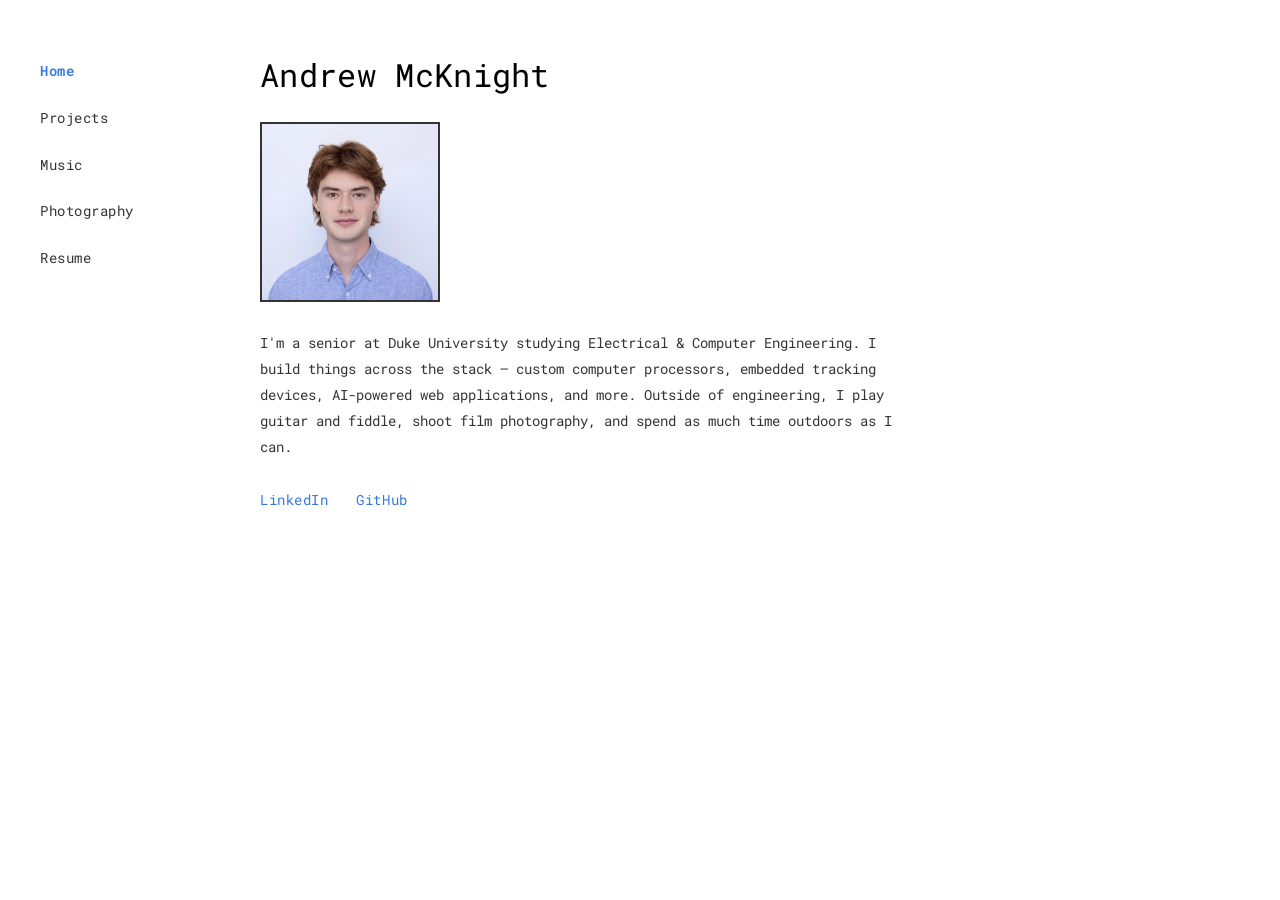
<file: index.html>
<!DOCTYPE html>
<html lang="en">
<head>
  <meta charset="UTF-8" />
  <meta name="viewport" content="width=device-width, initial-scale=1.0" />
  <title>Andrew McKnight</title>
  <link rel="stylesheet" href="style.css" />
</head>
<body>

  <!-- MOBILE TOP NAV (only for small screens) -->
  <nav id="topnav">
    <button class="nav-toggle" onclick="toggleNav()">☰ menu</button>
    <div class="nav-menu" id="mobile-menu">
      <a href="index.html">Home</a>
      <a href="projects.html">Projects</a>
      <a href="music.html">Music</a>
      <a href="photography.html">Photography</a>
      <a href="resume.html">Resume</a>
    </div>
  </nav>

  <!-- SIDE NAV (desktop) -->
  <nav id="sidenav">
    <ul>
      <li><a href="index.html" class="active">Home</a></li>
      <li><a href="projects.html">Projects</a></li>
      <li><a href="music.html">Music</a></li>
      <li><a href="photography.html">Photography</a></li>
      <li><a href="resume.html">Resume</a></li>
    </ul>
  </nav>

  <!-- MAIN CONTENT -->
  <main>

    <h1>Andrew McKnight</h1>

    <!-- PROFILE PHOTO -->
    <img
      src="headshot.png"
      alt="Andrew McKnight"
      class="profile-photo"
      onerror="this.style.display='none'"
    />

    <!-- Bio paragraph -->
    <p>
      I'm a senior at Duke University studying Electrical &amp; Computer
      Engineering. 
      
      I build things across the stack — custom computer processors, embedded tracking devices, AI-powered web applications, and more.
    
      Outside of engineering, I play guitar and fiddle, shoot film
      photography, and spend as much time outdoors as I can.
    </p>

    <div class="home-links">
      <a href="https://www.linkedin.com/in/andrewfmcknight/" target="_blank" rel="noopener noreferrer">LinkedIn</a>
      <a href="https://github.com/andrewmcknight" target="_blank" rel="noopener noreferrer">GitHub</a>
    </div>

  </main>

  <!-- MOBILE NAV TOGGLE SCRIPT -->
  <script>
    function toggleNav() {
      const menu = document.getElementById('mobile-menu');
      menu.classList.toggle('open');
    }
  </script>

</body>
</html>
</file>
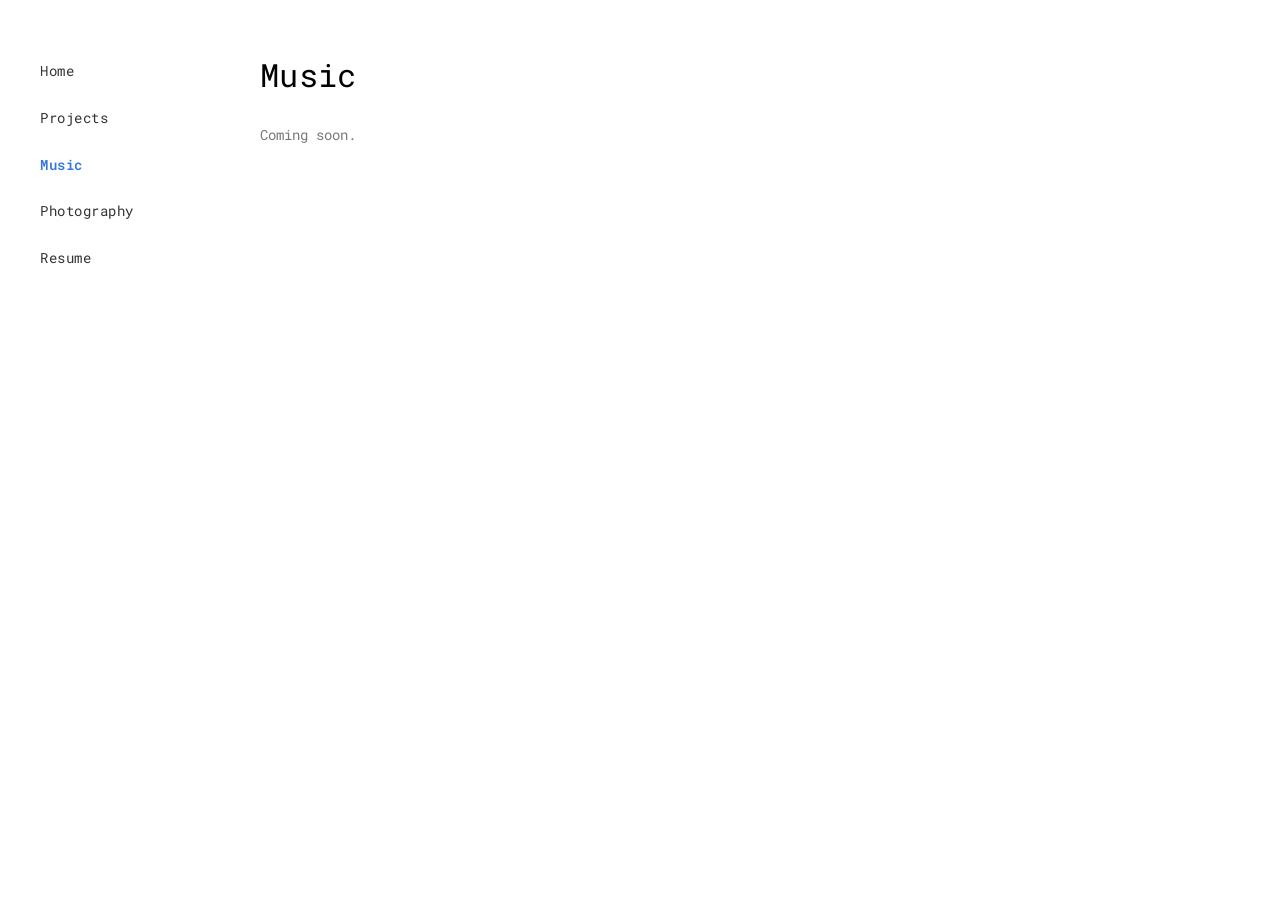
<file: music.html>
<!DOCTYPE html>
<html lang="en">
<head>
  <meta charset="UTF-8" />
  <meta name="viewport" content="width=device-width, initial-scale=1.0" />
  <title>Music — Andrew McKnight</title>
  <link rel="stylesheet" href="style.css" />
</head>
<body>

  <nav id="topnav">
    <button class="nav-toggle" onclick="toggleNav()">☰ menu</button>
    <div class="nav-menu" id="mobile-menu">
      <a href="index.html">Home</a>
      <a href="projects.html">Projects</a>
      <a href="music.html">Music</a>
      <a href="photography.html">Photography</a>
      <a href="resume.html">Resume</a>
    </div>
  </nav>

  <nav id="sidenav">
    <ul>
      <li><a href="index.html">Home</a></li>
      <li><a href="projects.html">Projects</a></li>
      <li><a href="music.html" class="active">Music</a></li>
      <li><a href="photography.html">Photography</a></li>
      <li><a href="resume.html">Resume</a></li>
    </ul>
  </nav>

  <main>
    <h1>Music</h1>
    <p class="coming-soon">Coming soon.</p>
  </main>

  <script>
    function toggleNav() {
      document.getElementById('mobile-menu').classList.toggle('open');
    }
  </script>

</body>
</html>
</file>
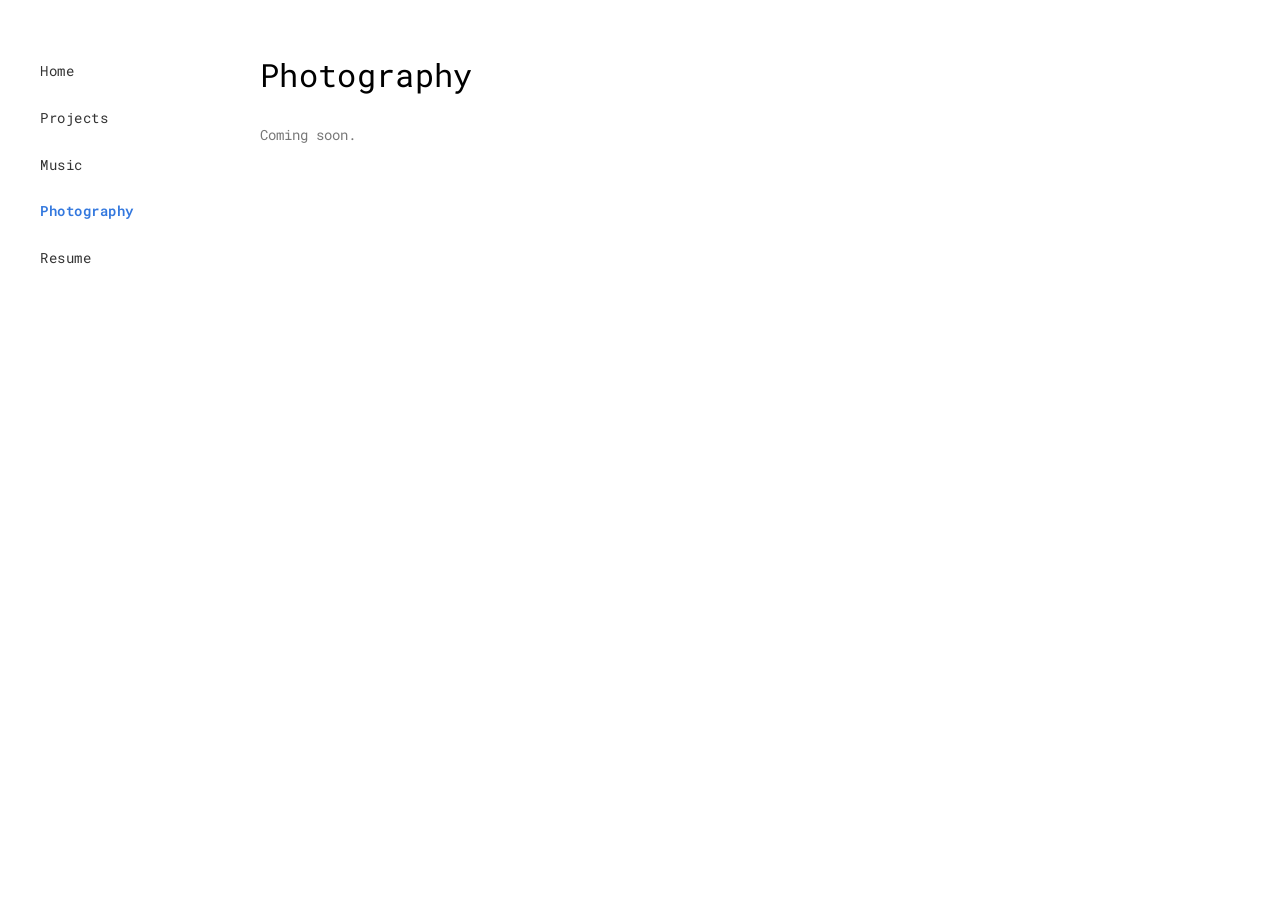
<file: photography.html>
<!DOCTYPE html>
<html lang="en">
<head>
  <meta charset="UTF-8" />
  <meta name="viewport" content="width=device-width, initial-scale=1.0" />
  <title>Photography — Andrew McKnight</title>
  <link rel="stylesheet" href="style.css" />
</head>
<body>

  <nav id="topnav">
    <button class="nav-toggle" onclick="toggleNav()">☰ menu</button>
    <div class="nav-menu" id="mobile-menu">
      <a href="index.html">Home</a>
      <a href="projects.html">Projects</a>
      <a href="music.html">Music</a>
      <a href="photography.html">Photography</a>
      <a href="resume.html">Resume</a>
    </div>
  </nav>

  <nav id="sidenav">
    <ul>
      <li><a href="index.html">Home</a></li>
      <li><a href="projects.html">Projects</a></li>
      <li><a href="music.html">Music</a></li>
      <li><a href="photography.html" class="active">Photography</a></li>
      <li><a href="resume.html">Resume</a></li>
    </ul>
  </nav>

  <main>
    <h1>Photography</h1>
    <p class="coming-soon">Coming soon.</p>
  </main>

  <script>
    function toggleNav() {
      document.getElementById('mobile-menu').classList.toggle('open');
    }
  </script>

</body>
</html>
</file>
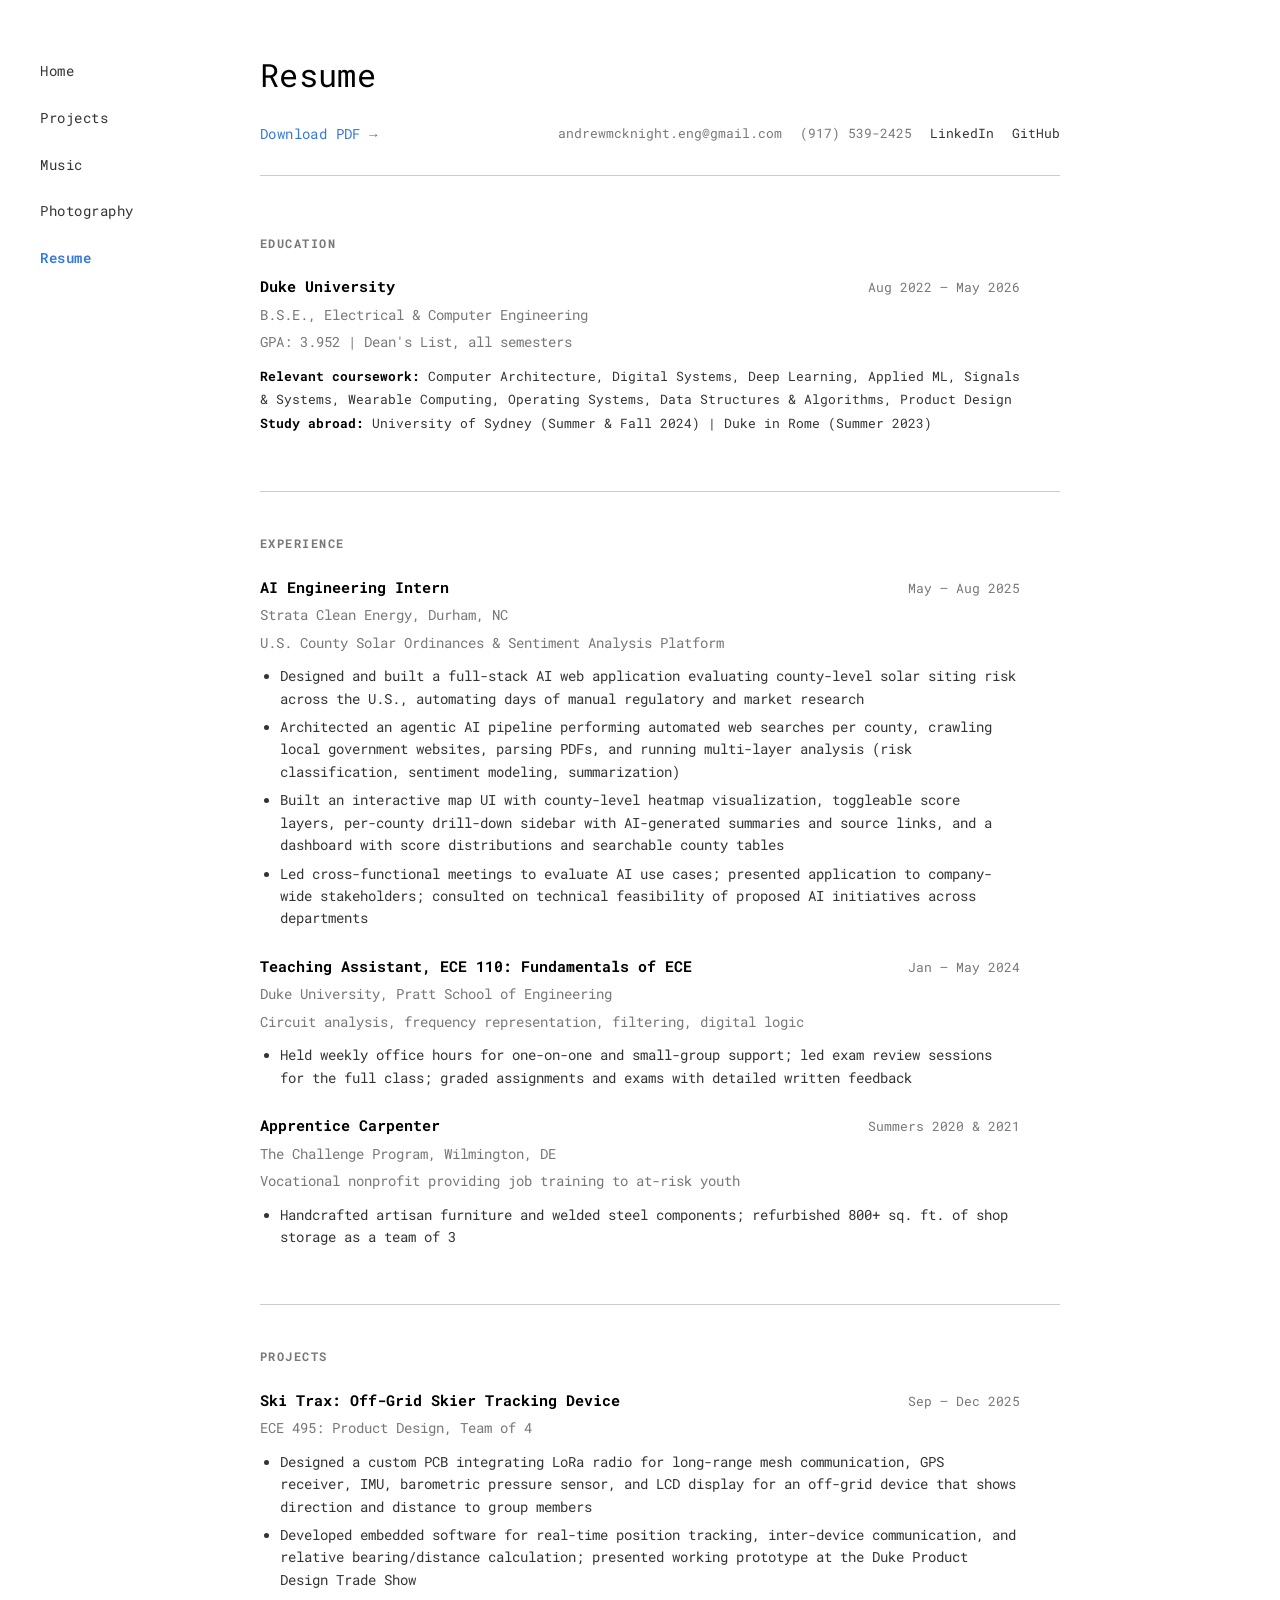
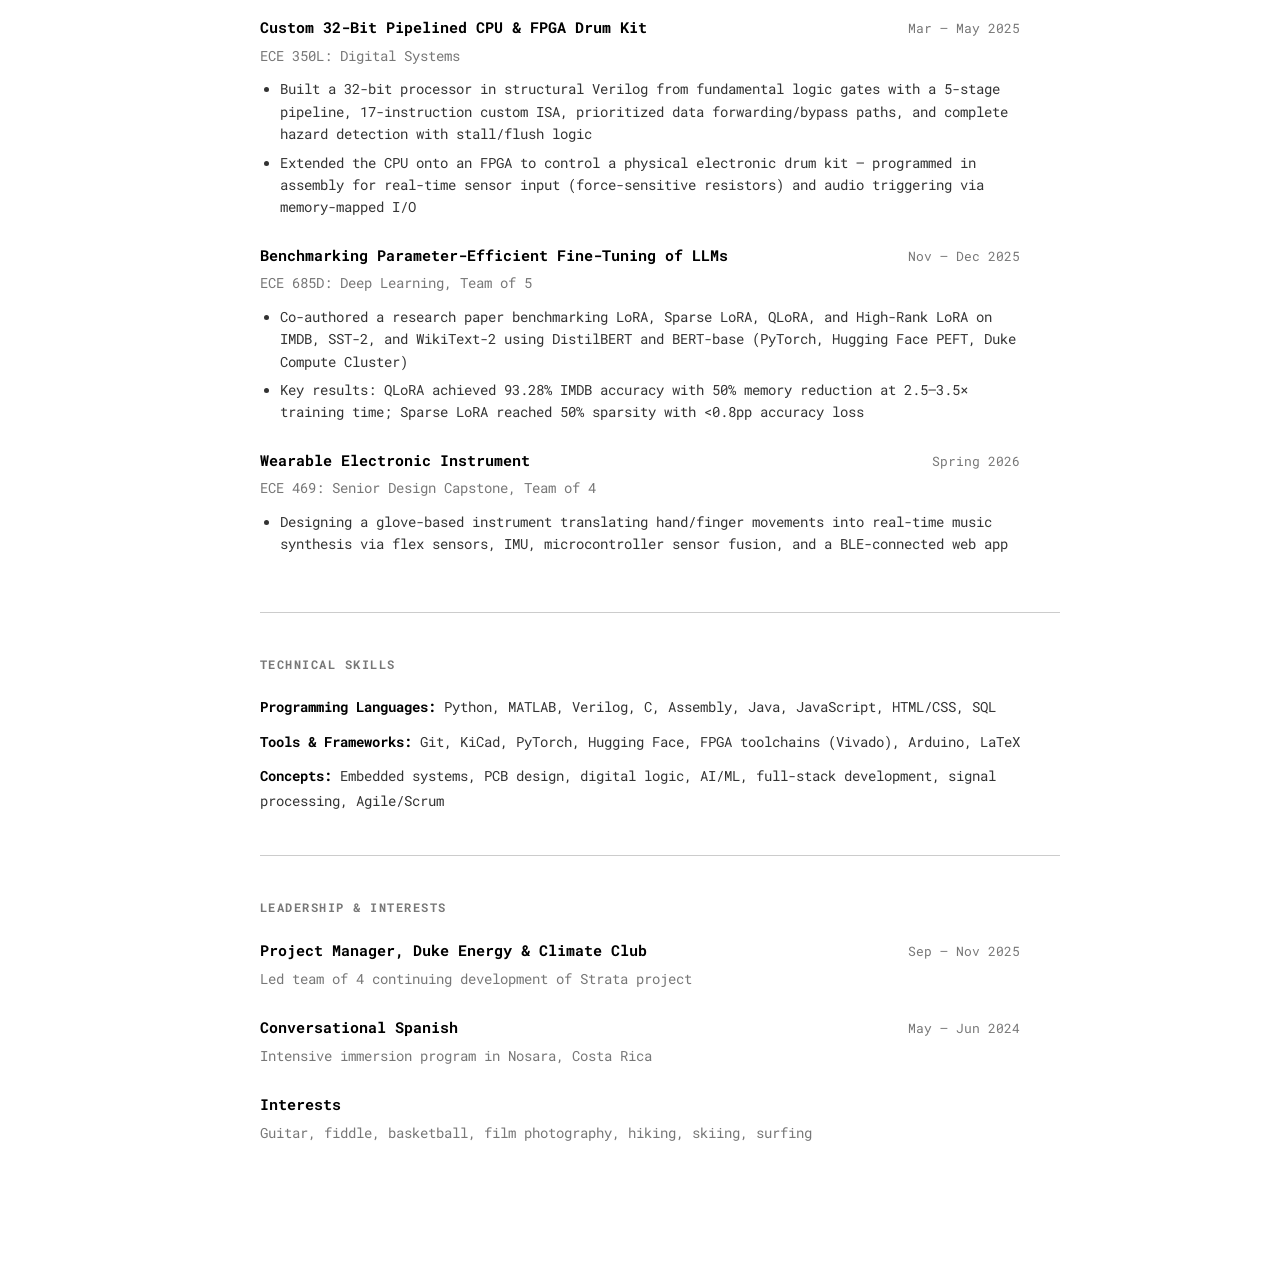
<file: resume.html>
<!DOCTYPE html>
<html lang="en">
<head>
  <meta charset="UTF-8" />
  <meta name="viewport" content="width=device-width, initial-scale=1.0" />
  <title>Resume — Andrew McKnight</title>
  <link rel="stylesheet" href="style.css" />
</head>
<body>

  <nav id="topnav">
    <button class="nav-toggle" onclick="toggleNav()">☰ menu</button>
    <div class="nav-menu" id="mobile-menu">
      <a href="index.html">Home</a>
      <a href="projects.html">Projects</a>
      <a href="music.html">Music</a>
      <a href="photography.html">Photography</a>
      <a href="resume.html">Resume</a>
    </div>
  </nav>

  <nav id="sidenav">
    <ul>
      <li><a href="index.html">Home</a></li>
      <li><a href="projects.html">Projects</a></li>
      <li><a href="music.html">Music</a></li>
      <li><a href="photography.html">Photography</a></li>
      <li><a href="resume.html" class="active">Resume</a></li>
    </ul>
  </nav>

  <main class="resume-page">
    <h1>Resume</h1>

    <div class="resume-header">
      <a href="mcknight-resume.pdf" class="resume-download" target="_blank" rel="noopener noreferrer">Download PDF →</a>
      <div class="resume-contact">
        <span>andrewmcknight.eng@gmail.com</span>
        <span>(917) 539-2425</span>
        <a href="https://www.linkedin.com/in/andrewfmcknight/" target="_blank" rel="noopener noreferrer">LinkedIn</a>
        <a href="https://github.com/andrewmcknight" target="_blank" rel="noopener noreferrer">GitHub</a>
      </div>
    </div>

    <!-- EDUCATION -->
    <section class="resume-section">
      <h2>Education</h2>

      <div class="resume-entry">
        <div class="resume-entry-header">
          <span class="title">Duke University</span>
          <span class="date">Aug 2022 – May 2026</span>
        </div>
        <div class="subtitle">B.S.E., Electrical &amp; Computer Engineering</div>
        <div class="subtitle">GPA: 3.952 | Dean's List, all semesters</div>
        <div class="resume-detail-list">
          <p><span class="label">Relevant coursework:</span> Computer Architecture, Digital Systems, Deep Learning, Applied ML, Signals &amp; Systems, Wearable Computing, Operating Systems, Data Structures &amp; Algorithms, Product Design</p>
          <p><span class="label">Study abroad:</span> University of Sydney (Summer &amp; Fall 2024) | Duke in Rome (Summer 2023)</p>
        </div>
      </div>
    </section>

    <!-- EXPERIENCE -->
    <section class="resume-section">
      <h2>Experience</h2>

      <div class="resume-entry">
        <div class="resume-entry-header">
          <span class="title">AI Engineering Intern</span>
          <span class="date">May – Aug 2025</span>
        </div>
        <div class="subtitle">Strata Clean Energy, Durham, NC</div>
        <div class="subtitle">U.S. County Solar Ordinances &amp; Sentiment Analysis Platform</div>
        <ul>
          <li>Designed and built a full-stack AI web application evaluating county-level solar siting risk across the U.S., automating days of manual regulatory and market research</li>
          <li>Architected an agentic AI pipeline performing automated web searches per county, crawling local government websites, parsing PDFs, and running multi-layer analysis (risk classification, sentiment modeling, summarization)</li>
          <li>Built an interactive map UI with county-level heatmap visualization, toggleable score layers, per-county drill-down sidebar with AI-generated summaries and source links, and a dashboard with score distributions and searchable county tables</li>
          <li>Led cross-functional meetings to evaluate AI use cases; presented application to company-wide stakeholders; consulted on technical feasibility of proposed AI initiatives across departments</li>
        </ul>
      </div>

      <div class="resume-entry">
        <div class="resume-entry-header">
          <span class="title">Teaching Assistant, ECE 110: Fundamentals of ECE</span>
          <span class="date">Jan – May 2024</span>
        </div>
        <div class="subtitle">Duke University, Pratt School of Engineering</div>
        <div class="subtitle">Circuit analysis, frequency representation, filtering, digital logic</div>
        <ul>
          <li>Held weekly office hours for one-on-one and small-group support; led exam review sessions for the full class; graded assignments and exams with detailed written feedback</li>
        </ul>
      </div>

      <div class="resume-entry">
        <div class="resume-entry-header">
          <span class="title">Apprentice Carpenter</span>
          <span class="date">Summers 2020 &amp; 2021</span>
        </div>
        <div class="subtitle">The Challenge Program, Wilmington, DE</div>
        <div class="subtitle">Vocational nonprofit providing job training to at-risk youth</div>
        <ul>
          <li>Handcrafted artisan furniture and welded steel components; refurbished 800+ sq. ft. of shop storage as a team of 3</li>
        </ul>
      </div>
    </section>

    <!-- PROJECTS -->
    <section class="resume-section">
      <h2>Projects</h2>

      <div class="resume-entry">
        <div class="resume-entry-header">
          <span class="title">Ski Trax: Off-Grid Skier Tracking Device</span>
          <span class="date">Sep – Dec 2025</span>
        </div>
        <div class="subtitle">ECE 495: Product Design, Team of 4</div>
        <ul>
          <li>Designed a custom PCB integrating LoRa radio for long-range mesh communication, GPS receiver, IMU, barometric pressure sensor, and LCD display for an off-grid device that shows direction and distance to group members</li>
          <li>Developed embedded software for real-time position tracking, inter-device communication, and relative bearing/distance calculation; presented working prototype at the Duke Product Design Trade Show</li>
        </ul>
      </div>

      <div class="resume-entry">
        <div class="resume-entry-header">
          <span class="title">Custom 32-Bit Pipelined CPU &amp; FPGA Drum Kit</span>
          <span class="date">Mar – May 2025</span>
        </div>
        <div class="subtitle">ECE 350L: Digital Systems</div>
        <ul>
          <li>Built a 32-bit processor in structural Verilog from fundamental logic gates with a 5-stage pipeline, 17-instruction custom ISA, prioritized data forwarding/bypass paths, and complete hazard detection with stall/flush logic</li>
          <li>Extended the CPU onto an FPGA to control a physical electronic drum kit — programmed in assembly for real-time sensor input (force-sensitive resistors) and audio triggering via memory-mapped I/O</li>
        </ul>
      </div>

      <div class="resume-entry">
        <div class="resume-entry-header">
          <span class="title">Benchmarking Parameter-Efficient Fine-Tuning of LLMs</span>
          <span class="date">Nov – Dec 2025</span>
        </div>
        <div class="subtitle">ECE 685D: Deep Learning, Team of 5</div>
        <ul>
          <li>Co-authored a research paper benchmarking LoRA, Sparse LoRA, QLoRA, and High-Rank LoRA on IMDB, SST-2, and WikiText-2 using DistilBERT and BERT-base (PyTorch, Hugging Face PEFT, Duke Compute Cluster)</li>
          <li>Key results: QLoRA achieved 93.28% IMDB accuracy with 50% memory reduction at 2.5–3.5× training time; Sparse LoRA reached 50% sparsity with &lt;0.8pp accuracy loss</li>
        </ul>
      </div>

      <div class="resume-entry">
        <div class="resume-entry-header">
          <span class="title">Wearable Electronic Instrument</span>
          <span class="date">Spring 2026</span>
        </div>
        <div class="subtitle">ECE 469: Senior Design Capstone, Team of 4</div>
        <ul>
          <li>Designing a glove-based instrument translating hand/finger movements into real-time music synthesis via flex sensors, IMU, microcontroller sensor fusion, and a BLE-connected web app</li>
        </ul>
      </div>
    </section>

    <!-- SKILLS -->
    <section class="resume-section">
      <h2>Technical Skills</h2>
      <div class="resume-skills">
        <p><span class="label">Programming Languages:</span> Python, MATLAB, Verilog, C, Assembly, Java, JavaScript, HTML/CSS, SQL</p>
        <p><span class="label">Tools &amp; Frameworks:</span> Git, KiCad, PyTorch, Hugging Face, FPGA toolchains (Vivado), Arduino, LaTeX</p>
        <p><span class="label">Concepts:</span> Embedded systems, PCB design, digital logic, AI/ML, full-stack development, signal processing, Agile/Scrum</p>
      </div>
    </section>

    <!-- LEADERSHIP & INTERESTS -->
    <section class="resume-section">
      <h2>Leadership &amp; Interests</h2>

      <div class="resume-entry">
        <div class="resume-entry-header">
          <span class="title">Project Manager, Duke Energy &amp; Climate Club</span>
          <span class="date">Sep – Nov 2025</span>
        </div>
        <div class="subtitle">Led team of 4 continuing development of Strata project</div>
      </div>

      <div class="resume-entry">
        <div class="resume-entry-header">
          <span class="title">Conversational Spanish</span>
          <span class="date">May – Jun 2024</span>
        </div>
        <div class="subtitle">Intensive immersion program in Nosara, Costa Rica</div>
      </div>

      <div class="resume-entry">
        <div class="resume-entry-header">
          <span class="title">Interests</span>
        </div>
        <div class="subtitle">Guitar, fiddle, basketball, film photography, hiking, skiing, surfing</div>
      </div>
    </section>

  </main>

  <script>
    function toggleNav() {
      document.getElementById('mobile-menu').classList.toggle('open');
    }
  </script>

</body>
</html>
</file>
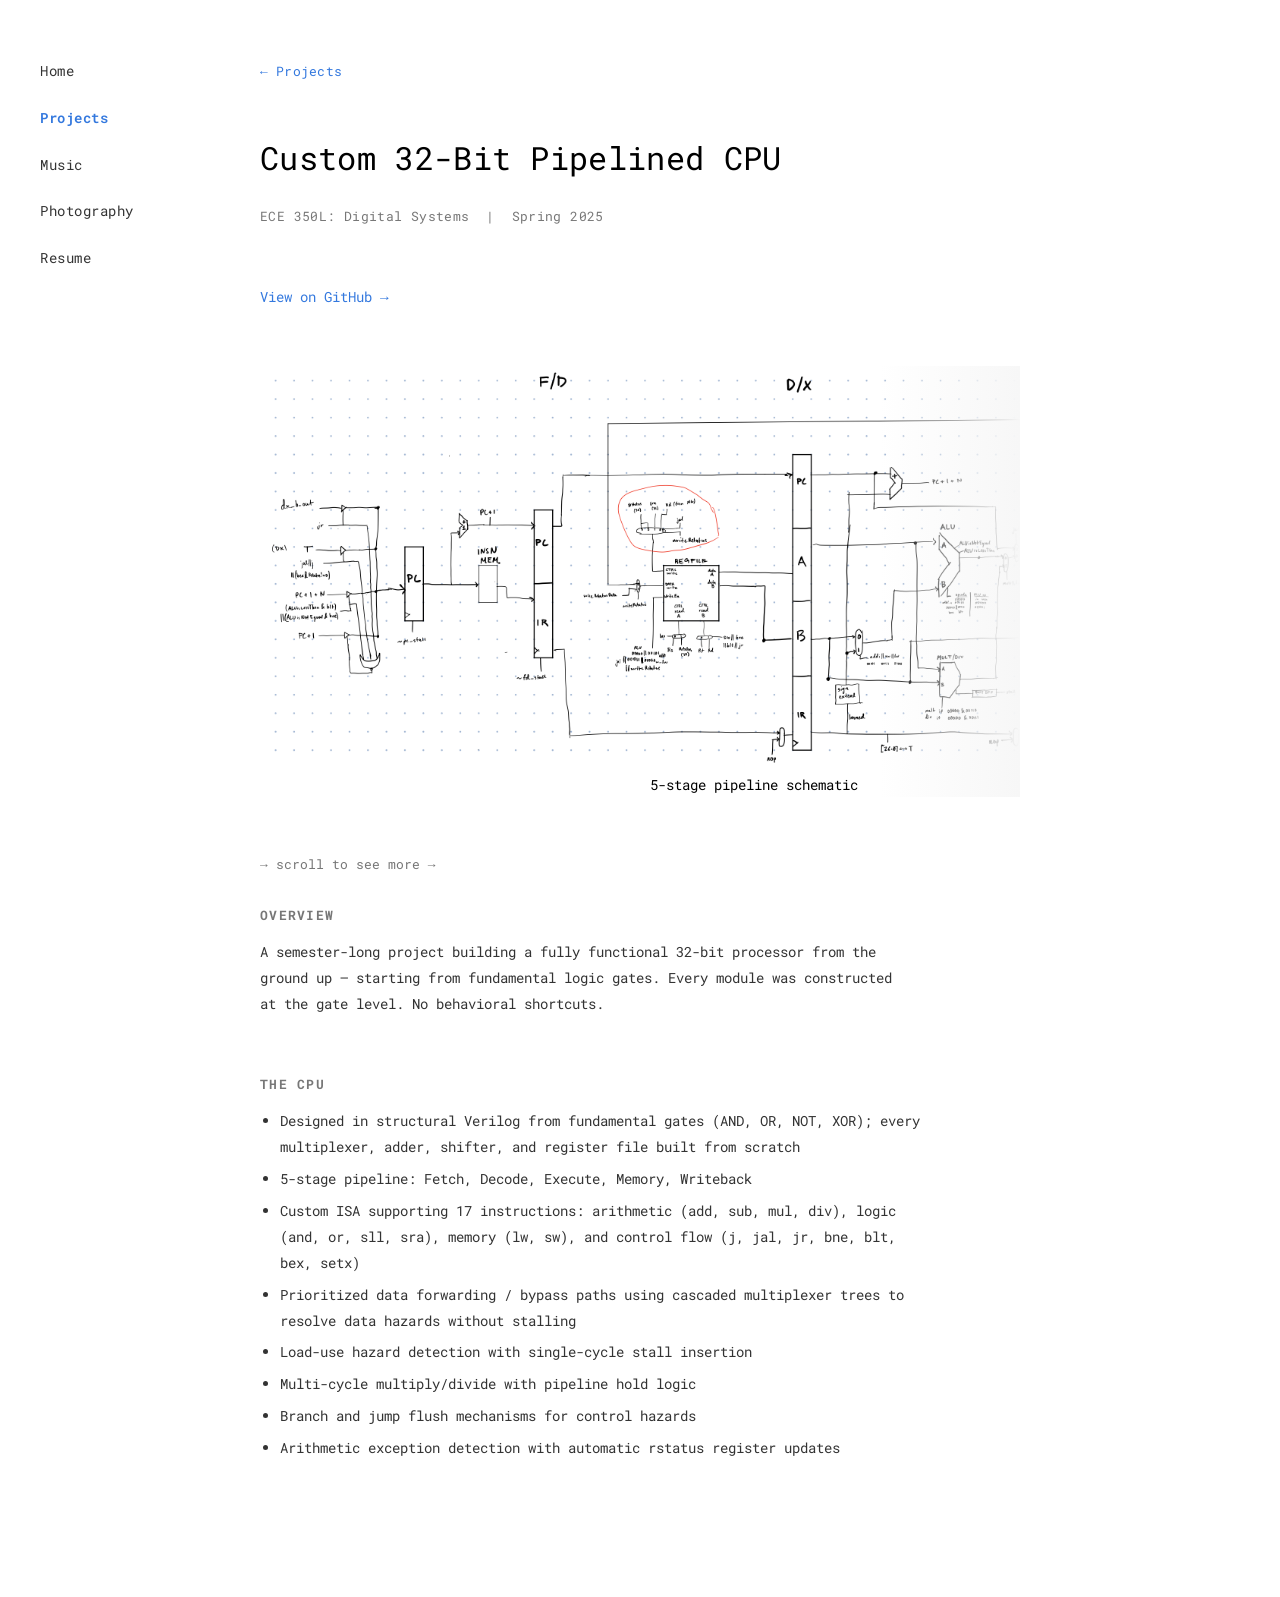
<file: projects/cpu.html>
<!DOCTYPE html>
<html lang="en">
<head>
  <meta charset="UTF-8" />
  <meta name="viewport" content="width=device-width, initial-scale=1.0" />
  <title>Custom 32-Bit Pipelined CPU — Andrew McKnight</title>
  <link rel="stylesheet" href="../style.css" />
</head>
<body>

  <nav id="topnav">
    <button class="nav-toggle" onclick="toggleNav()">☰ menu</button>
    <div class="nav-menu" id="mobile-menu">
      <a href="../index.html">Home</a>
      <a href="../projects.html">Projects</a>
      <a href="../music.html">Music</a>
      <a href="../photography.html">Photography</a>
      <a href="../resume.html">Resume</a>
    </div>
  </nav>

  <nav id="sidenav">
    <ul>
      <li><a href="../index.html">Home</a></li>
      <li><a href="../projects.html" class="active">Projects</a></li>
      <li><a href="../music.html">Music</a></li>
      <li><a href="../photography.html">Photography</a></li>
      <li><a href="../resume.html">Resume</a></li>
    </ul>
  </nav>

  <main>

    <a href="../projects.html" class="back-link">← Projects</a>

    <h1>Custom 32-Bit Pipelined CPU</h1>
    <p class="project-meta">ECE 350L: Digital Systems &nbsp;|&nbsp; Spring 2025</p>

    <p><a href="https://github.com/andrewmcknight/cpu">View on GitHub →</a></p>

    <!-- ============================================
         MEDIA SECTION
         Included: pipeline schematic and rstatus schematic.
         ============================================ -->
    <div class="project-media-wrapper">
      <div class="project-media">
        <figure>
          <img src="../projects/media/cpu-pipeline-schematic.png" alt="5-stage pipeline schematic" />
          <figcaption>5-stage pipeline schematic</figcaption>
        </figure>
        <figure>
          <img src="../projects/media/cpu-pipeline-schematic-rstatus.png" alt="Rstatus logic schematic" />
          <figcaption>Rstatus logic schematic</figcaption>
        </figure>
      </div>
    </div>
    <p class="scroll-hint">→ scroll to see more →</p>

    <div class="project-section">
      <h2>Overview</h2>
      <p>
        A semester-long project building a fully functional 32-bit processor
        from the ground up — starting from fundamental logic gates.
        Every module was constructed at the gate level. No behavioral shortcuts.
      </p>
    </div>

    <div class="project-section">
      <h2>The CPU</h2>
      <ul>
        <li>Designed in structural Verilog from fundamental gates (AND, OR, NOT, XOR); every multiplexer, adder, shifter, and register file built from scratch</li>
        <li>5-stage pipeline: Fetch, Decode, Execute, Memory, Writeback</li>
        <li>Custom ISA supporting 17 instructions: arithmetic (add, sub, mul, div), logic (and, or, sll, sra), memory (lw, sw), and control flow (j, jal, jr, bne, blt, bex, setx)</li>
        <li>Prioritized data forwarding / bypass paths using cascaded multiplexer trees to resolve data hazards without stalling</li>
        <li>Load-use hazard detection with single-cycle stall insertion</li>
        <li>Multi-cycle multiply/divide with pipeline hold logic</li>
        <li>Branch and jump flush mechanisms for control hazards</li>
        <li>Arithmetic exception detection with automatic rstatus register updates</li>
      </ul>
    </div>

  </main>

  <script>
    function toggleNav() {
      document.getElementById('mobile-menu').classList.toggle('open');
    }
  </script>

</body>
</html>
</file>
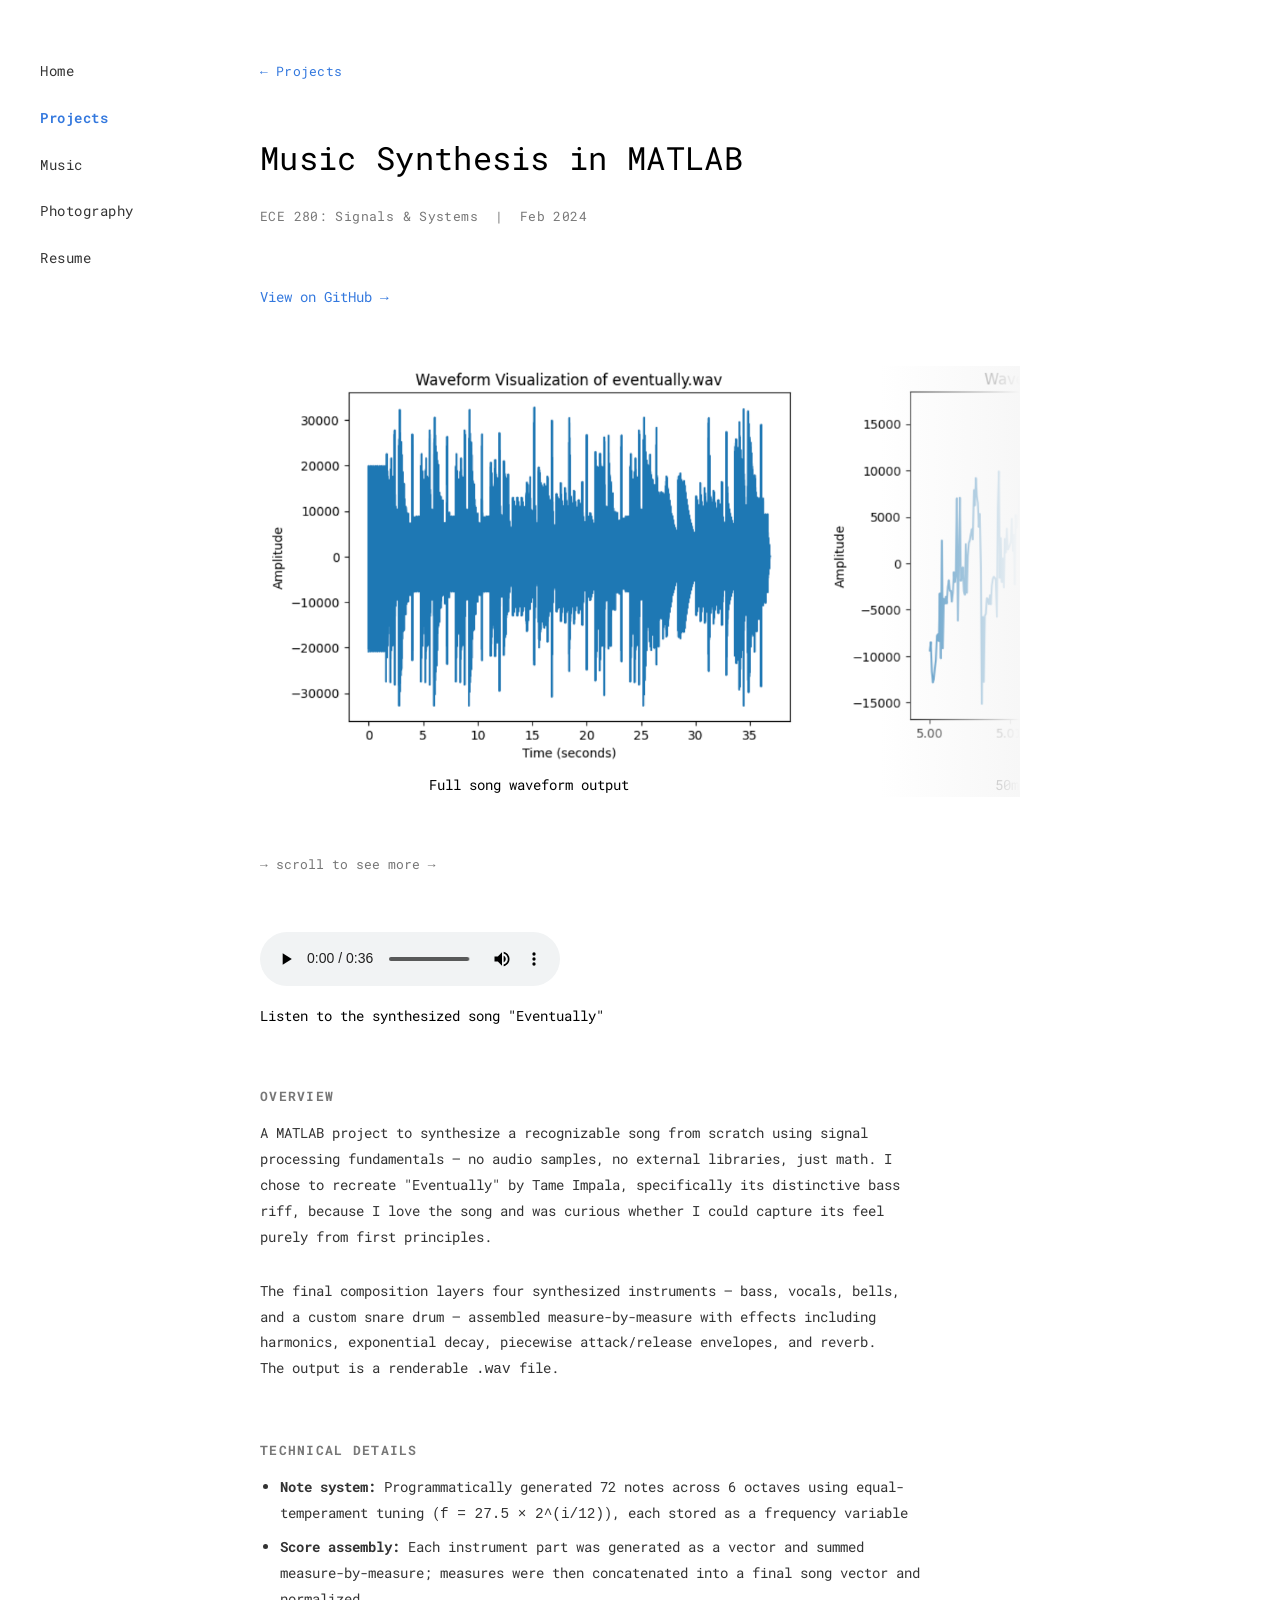
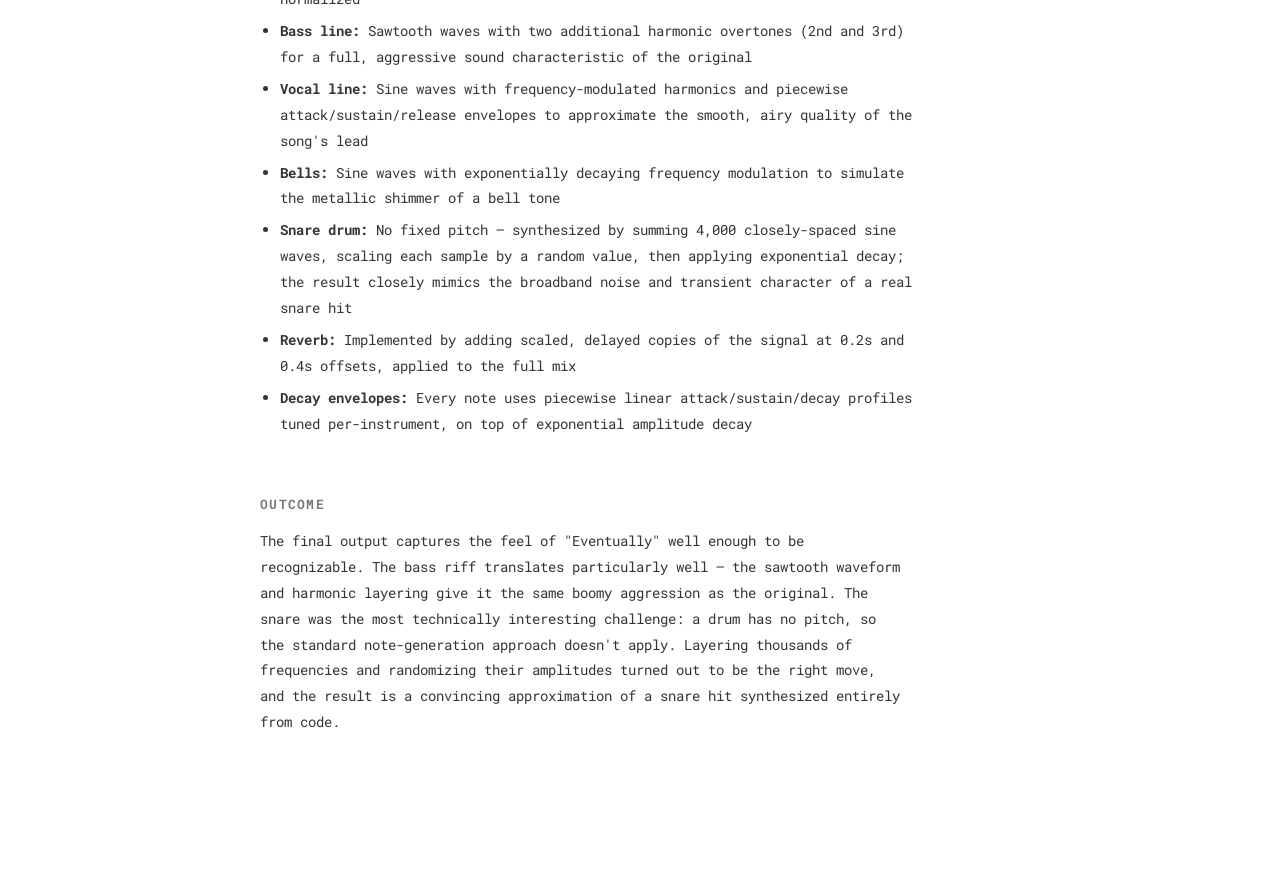
<file: projects/matlab-synth.html>
<!DOCTYPE html>
<html lang="en">
<head>
  <meta charset="UTF-8" />
  <meta name="viewport" content="width=device-width, initial-scale=1.0" />
  <title>Music Synthesis — Andrew McKnight</title>
  <link rel="stylesheet" href="../style.css" />
</head>
<body>

  <nav id="topnav">
    <button class="nav-toggle" onclick="toggleNav()">☰ menu</button>
    <div class="nav-menu" id="mobile-menu">
      <a href="../index.html">Home</a>
      <a href="../projects.html">Projects</a>
      <a href="../music.html">Music</a>
      <a href="../photography.html">Photography</a>
      <a href="../resume.html">Resume</a>
    </div>
  </nav>

  <nav id="sidenav">
    <ul>
      <li><a href="../index.html">Home</a></li>
      <li><a href="../projects.html" class="active">Projects</a></li>
      <li><a href="../music.html">Music</a></li>
      <li><a href="../photography.html">Photography</a></li>
      <li><a href="../resume.html">Resume</a></li>
    </ul>
  </nav>

  <main>

    <a href="../projects.html" class="back-link">← Projects</a>

    <h1>Music Synthesis in MATLAB</h1>
    <p class="project-meta">ECE 280: Signals &amp; Systems &nbsp;|&nbsp; Feb 2024</p>

    <p><a href="https://github.com/andrewmcknight/matlab-synth">View on GitHub →</a></p>

    <!-- ============================================
         MEDIA SECTION
         ============================================ -->
    <div class="project-media-wrapper">
      <div class="project-media">
        <figure>
          <img src="../projects/media/matlab-synth-wav-plot.png" alt="Synthesized waveform" />
          <figcaption>Full song waveform output</figcaption>
        </figure>
        <figure>
          <img src="../projects/media/matlab-synth-wav-plot-50ms.png" alt="Waveform snippet" />
          <figcaption>50ms window waveform plot</figcaption>
        </figure>
        <figure>
          <img src="../projects/media/matlab-synth-spectrogram.png" alt="Spectrogram" />
          <figcaption>Spectrogram of entire song</figcaption>
        </figure>
      </div>
    </div>
    <p class="scroll-hint">→ scroll to see more →</p>

    <div style="margin: var(--spacing-lg) 0;">
      <audio controls>
        <source src="../projects/media/eventually.wav" type="audio/wav">
        Your browser does not support the audio element.
      </audio>
      <p style="margin-top: 0.5rem; font-size: 0.9rem; color: var(--grey-text);">Listen to the synthesized song "Eventually"</p>
    </div>

    <!-- Overview -->
    <div class="project-section">
      <h2>Overview</h2>
      <p>
        A MATLAB project to synthesize a recognizable song from scratch using signal processing fundamentals — no audio samples, no external libraries, just math. I chose to recreate "Eventually" by Tame Impala, specifically its distinctive bass riff, because I love the song and was curious whether I could capture its feel purely from first principles.
      </p>
      <p>
        The final composition layers four synthesized instruments — bass, vocals, bells, and a custom snare drum — assembled measure-by-measure with effects including harmonics, exponential decay, piecewise attack/release envelopes, and reverb. The output is a renderable <code>.wav</code> file.
      </p>
    </div>

    <!-- Technical Details -->
    <div class="project-section">
      <h2>Technical Details</h2>
      <ul>
        <li><strong>Note system:</strong> Programmatically generated 72 notes across 6 octaves using equal-temperament tuning (<code>f = 27.5 × 2^(i/12)</code>), each stored as a frequency variable</li>
        <li><strong>Score assembly:</strong> Each instrument part was generated as a vector and summed measure-by-measure; measures were then concatenated into a final song vector and normalized</li>
        <li><strong>Bass line:</strong> Sawtooth waves with two additional harmonic overtones (2nd and 3rd) for a full, aggressive sound characteristic of the original</li>
        <li><strong>Vocal line:</strong> Sine waves with frequency-modulated harmonics and piecewise attack/sustain/release envelopes to approximate the smooth, airy quality of the song's lead</li>
        <li><strong>Bells:</strong> Sine waves with exponentially decaying frequency modulation to simulate the metallic shimmer of a bell tone</li>
        <li><strong>Snare drum:</strong> No fixed pitch — synthesized by summing 4,000 closely-spaced sine waves, scaling each sample by a random value, then applying exponential decay; the result closely mimics the broadband noise and transient character of a real snare hit</li>
        <li><strong>Reverb:</strong> Implemented by adding scaled, delayed copies of the signal at 0.2s and 0.4s offsets, applied to the full mix</li>
        <li><strong>Decay envelopes:</strong> Every note uses piecewise linear attack/sustain/decay profiles tuned per-instrument, on top of exponential amplitude decay</li>
      </ul>
    </div>

    <!-- Outcome -->
    <div class="project-section">
      <h2>Outcome</h2>
      <p>
        The final output captures the feel of "Eventually" well enough to be recognizable. The bass riff translates particularly well — the sawtooth waveform and harmonic layering give it the same boomy aggression as the original. The snare was the most technically interesting challenge: a drum has no pitch, so the standard note-generation approach doesn't apply. Layering thousands of frequencies and randomizing their amplitudes turned out to be the right move, and the result is a convincing approximation of a snare hit synthesized entirely from code.
      </p>
    </div>

  </main>

  <script>
    function toggleNav() {
      document.getElementById('mobile-menu').classList.toggle('open');
    }
  </script>

</body>
</html>
</file>
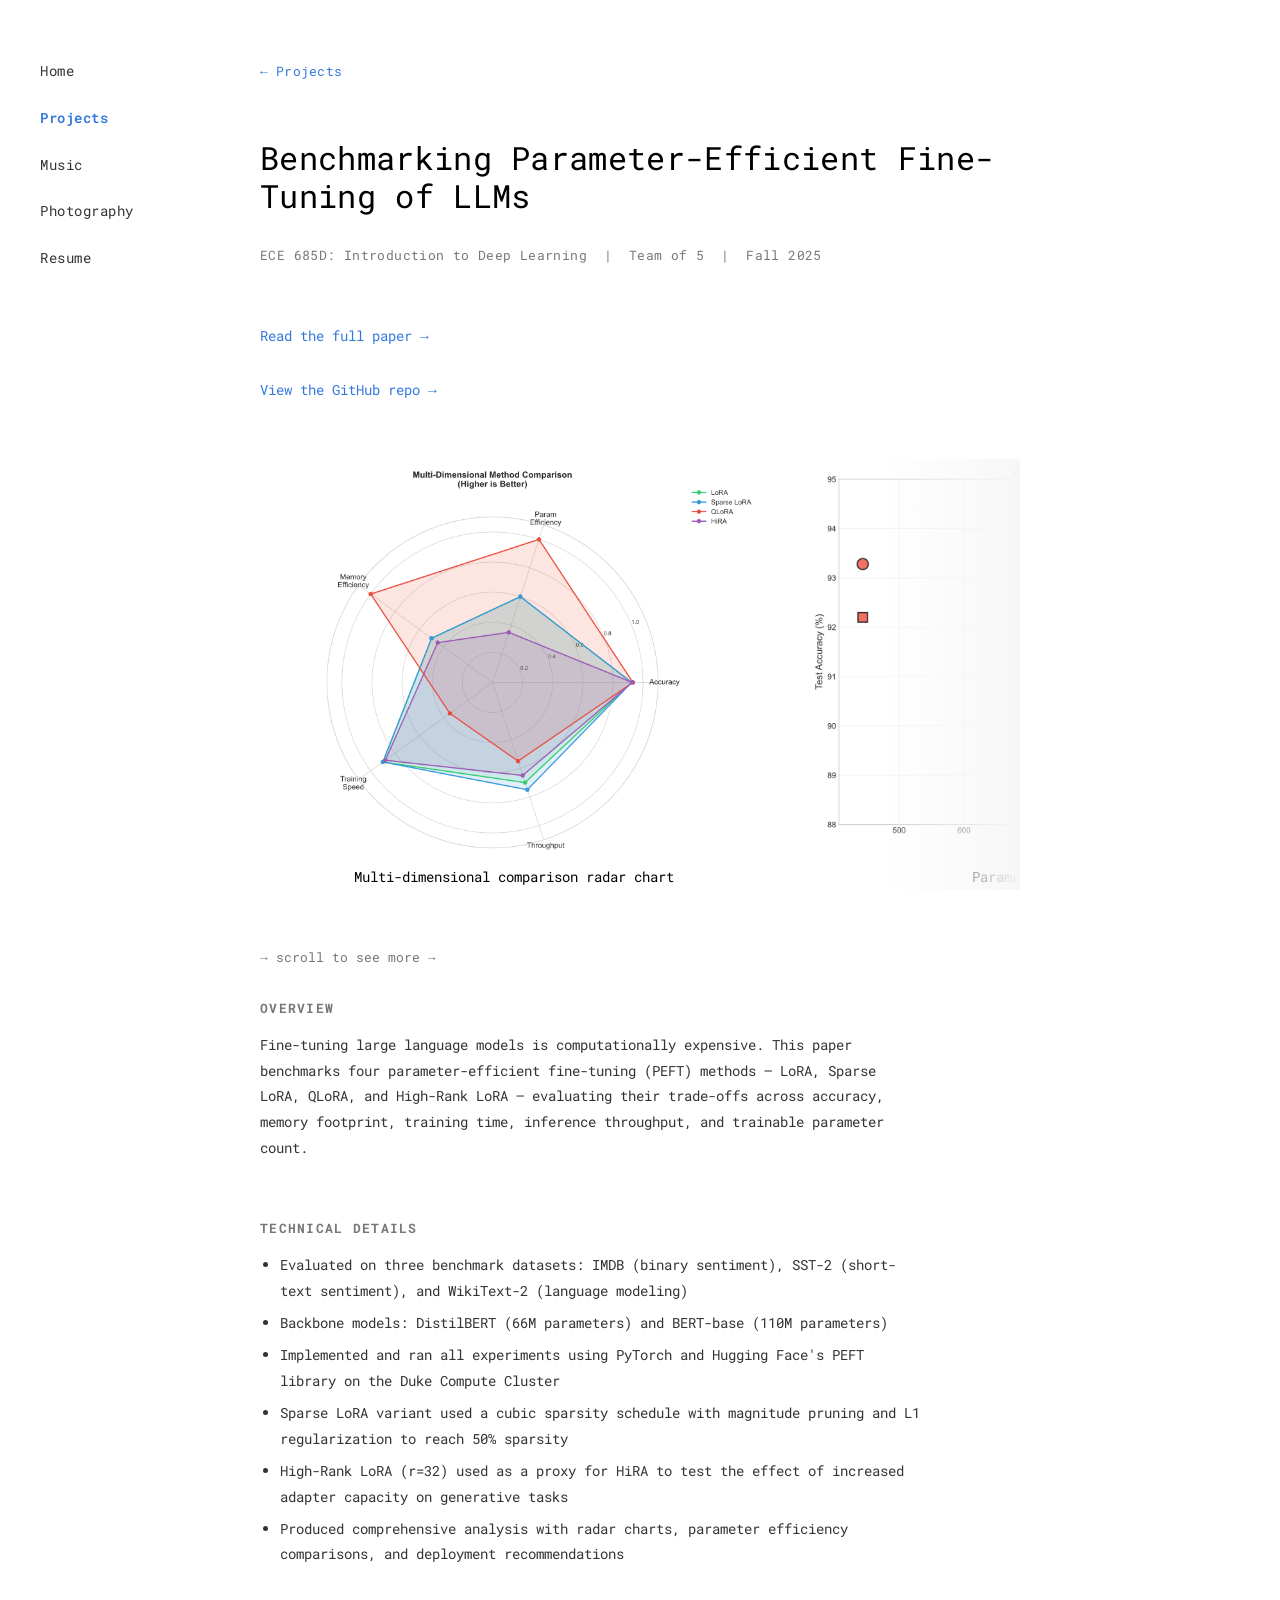
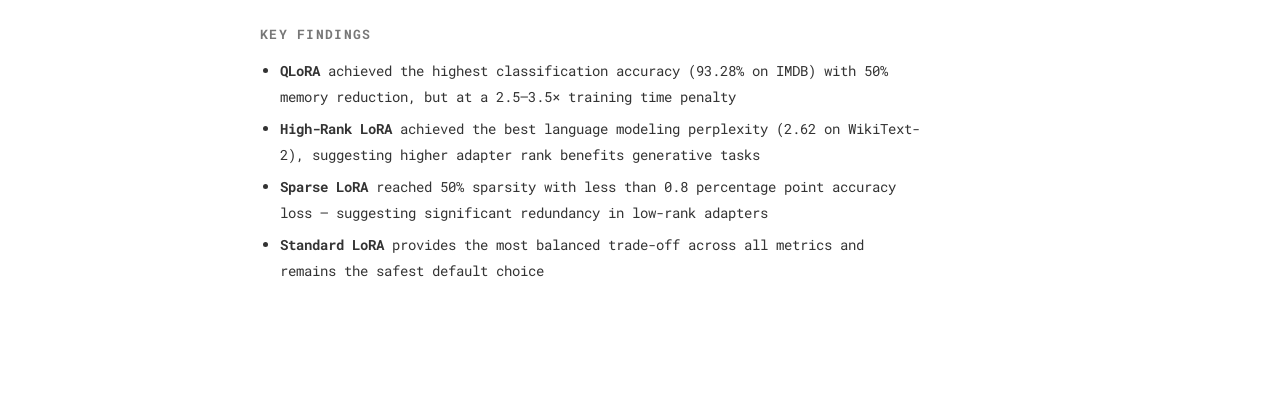
<file: projects/peft-benchmarking.html>
<!DOCTYPE html>
<html lang="en">
<head>
  <meta charset="UTF-8" />
  <meta name="viewport" content="width=device-width, initial-scale=1.0" />
  <title>Benchmarking PEFT Methods — Andrew McKnight</title>
  <link rel="stylesheet" href="../style.css" />
</head>
<body>

  <nav id="topnav">
    <button class="nav-toggle" onclick="toggleNav()">☰ menu</button>
    <div class="nav-menu" id="mobile-menu">
      <a href="../index.html">Home</a>
      <a href="../projects.html">Projects</a>
      <a href="../music.html">Music</a>
      <a href="../photography.html">Photography</a>
      <a href="../resume.html">Resume</a>
    </div>
  </nav>

  <nav id="sidenav">
    <ul>
      <li><a href="../index.html">Home</a></li>
      <li><a href="../projects.html" class="active">Projects</a></li>
      <li><a href="../music.html">Music</a></li>
      <li><a href="../photography.html">Photography</a></li>
      <li><a href="../resume.html">Resume</a></li>
    </ul>
  </nav>

  <main>

    <a href="../projects.html" class="back-link">← Projects</a>

    <h1>Benchmarking Parameter-Efficient Fine-Tuning of LLMs</h1>
    <p class="project-meta">ECE 685D: Introduction to Deep Learning &nbsp;|&nbsp; Team of 5 &nbsp;|&nbsp; Fall 2025</p>

    <p><a href="../projects/media/peft-benchmarking-paper.pdf">Read the full paper →</a></p>
    <p><a href="https://github.com/andrewmcknight/peft-benchmark">View the GitHub repo →</a></p>

    <!-- MEDIA SECTION -->
    <div class="project-media-wrapper">
      <div class="project-media">
        <figure>
          <img src="../projects/media/peft-multi-dim-comparison.png" alt="Multi-dimensional comparison radar chart" />
          <figcaption>Multi-dimensional comparison radar chart</figcaption>
        </figure>
        <figure>
          <img src="../projects/media/peft-param-efficiency.png" alt="Parameter efficiency comparison" />
          <figcaption>Parameter efficiency comparison</figcaption>
        </figure>
        <figure>
          <img src="../projects/media/peft-training-time.png" alt="Training time comparison" />
          <figcaption>Training time comparison</figcaption>
        </figure>
      </div>
    </div>
    <p class="scroll-hint">→ scroll to see more →</p>

    <div class="project-section">
      <h2>Overview</h2>
      <p>
        Fine-tuning large language models is computationally expensive. This
        paper benchmarks four parameter-efficient fine-tuning (PEFT) methods —
        LoRA, Sparse LoRA, QLoRA, and High-Rank LoRA — evaluating their
        trade-offs across accuracy, memory footprint, training time, inference
        throughput, and trainable parameter count.
      </p>
    </div>

    <div class="project-section">
      <h2>Technical Details</h2>
      <ul>
        <li>Evaluated on three benchmark datasets: IMDB (binary sentiment), SST-2 (short-text sentiment), and WikiText-2 (language modeling)</li>
        <li>Backbone models: DistilBERT (66M parameters) and BERT-base (110M parameters)</li>
        <li>Implemented and ran all experiments using PyTorch and Hugging Face's PEFT library on the Duke Compute Cluster</li>
        <li>Sparse LoRA variant used a cubic sparsity schedule with magnitude pruning and L1 regularization to reach 50% sparsity</li>
        <li>High-Rank LoRA (r=32) used as a proxy for HiRA to test the effect of increased adapter capacity on generative tasks</li>
        <li>Produced comprehensive analysis with radar charts, parameter efficiency comparisons, and deployment recommendations</li>
      </ul>
    </div>

    <div class="project-section">
      <h2>Key Findings</h2>
      <ul>
        <li><strong>QLoRA</strong> achieved the highest classification accuracy (93.28% on IMDB) with 50% memory reduction, but at a 2.5–3.5× training time penalty</li>
        <li><strong>High-Rank LoRA</strong> achieved the best language modeling perplexity (2.62 on WikiText-2), suggesting higher adapter rank benefits generative tasks</li>
        <li><strong>Sparse LoRA</strong> reached 50% sparsity with less than 0.8 percentage point accuracy loss — suggesting significant redundancy in low-rank adapters</li>
        <li><strong>Standard LoRA</strong> provides the most balanced trade-off across all metrics and remains the safest default choice</li>
      </ul>
    </div>

  </main>

  <script>
    function toggleNav() {
      document.getElementById('mobile-menu').classList.toggle('open');
    }
  </script>

</body>
</html>
</file>
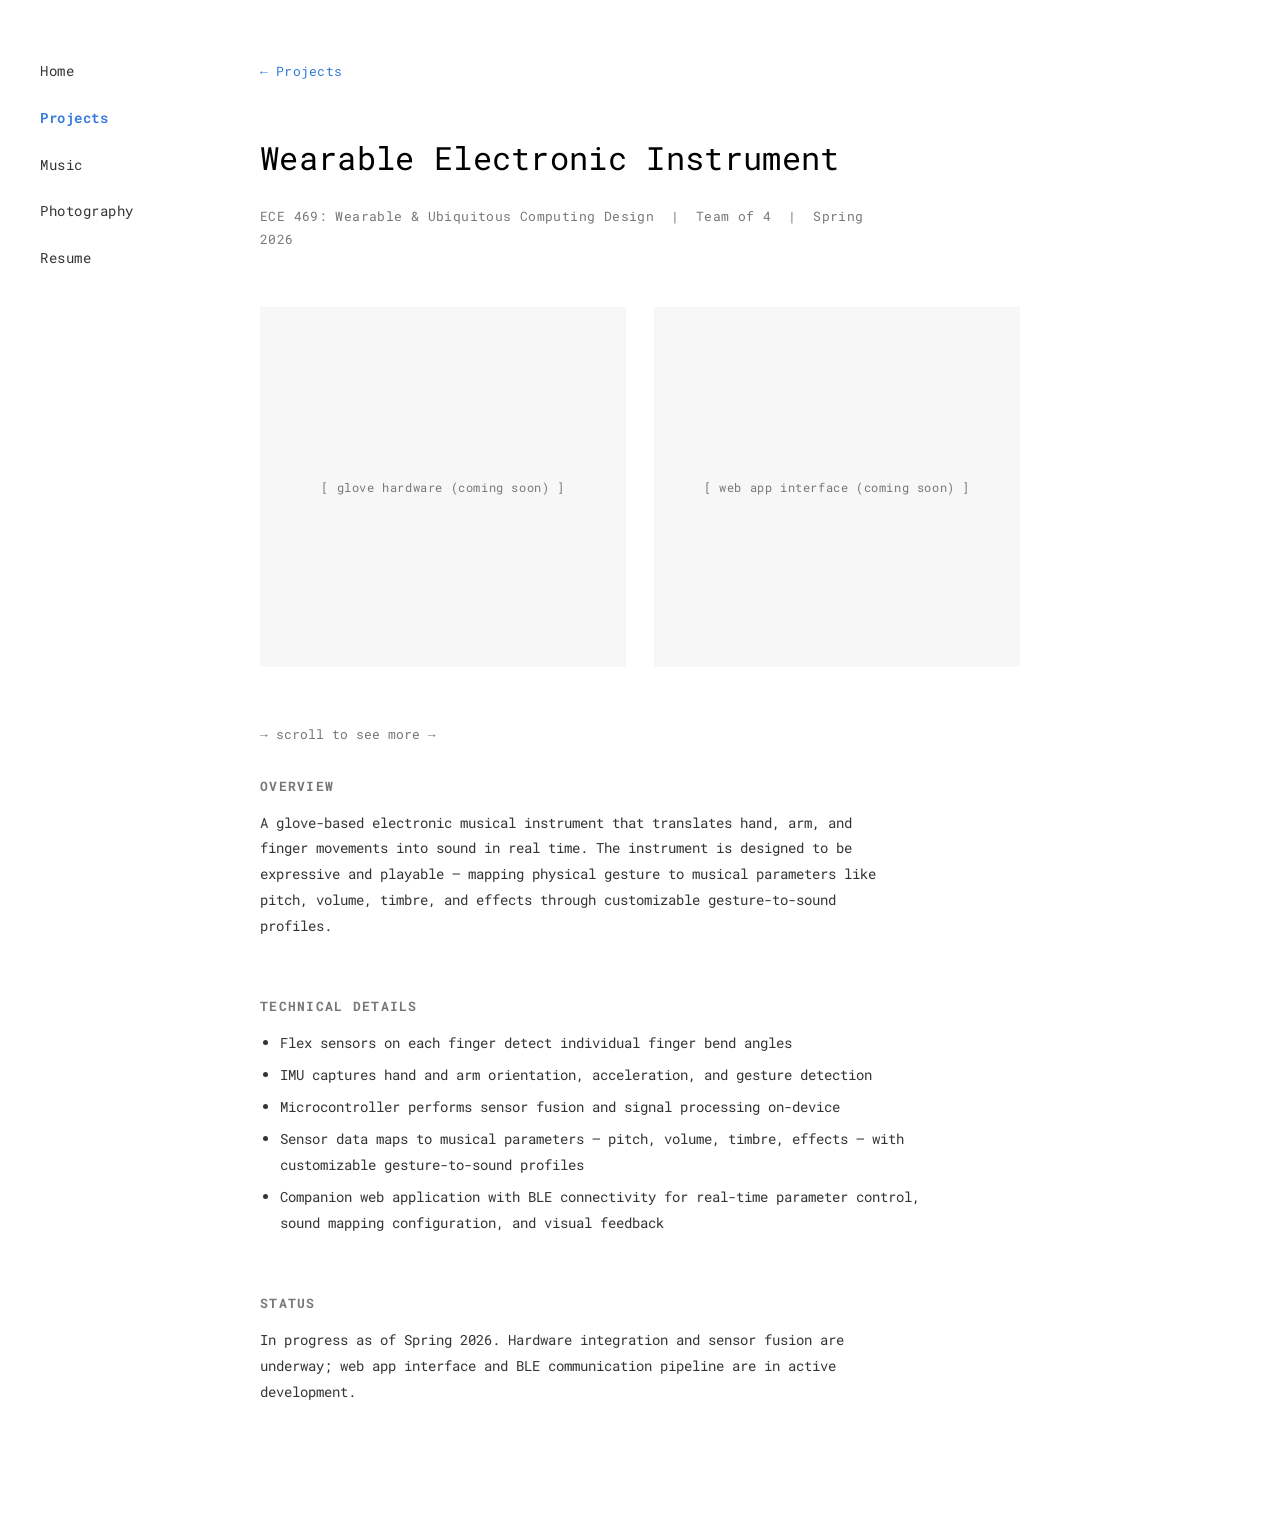
<file: projects/wearable-instrument.html>
<!DOCTYPE html>
<html lang="en">
<head>
  <meta charset="UTF-8" />
  <meta name="viewport" content="width=device-width, initial-scale=1.0" />
  <title>Wearable Electronic Instrument — Andrew McKnight</title>
  <link rel="stylesheet" href="../style.css" />
</head>
<body>

  <nav id="topnav">
    <button class="nav-toggle" onclick="toggleNav()">☰ menu</button>
    <div class="nav-menu" id="mobile-menu">
      <a href="../index.html">Home</a>
      <a href="../projects.html">Projects</a>
      <a href="../music.html">Music</a>
      <a href="../photography.html">Photography</a>
      <a href="../resume.html">Resume</a>
    </div>
  </nav>

  <nav id="sidenav">
    <ul>
      <li><a href="../index.html">Home</a></li>
      <li><a href="../projects.html" class="active">Projects</a></li>
      <li><a href="../music.html">Music</a></li>
      <li><a href="../photography.html">Photography</a></li>
      <li><a href="../resume.html">Resume</a></li>
    </ul>
  </nav>

  <main>
    <a href="../projects.html" class="back-link">← Projects</a>

    <h1>Wearable Electronic Instrument</h1>
    <p class="project-meta">ECE 469: Wearable &amp; Ubiquitous Computing Design &nbsp;|&nbsp; Team of 4 &nbsp;|&nbsp; Spring 2026</p>

    <!-- ============================================
         MEDIA SECTION
         ============================================ -->
    <div class="project-media">
      <div class="media-placeholder"><span>[ glove hardware (coming soon) ]</span></div>
      <div class="media-placeholder"><span>[ web app interface (coming soon) ]</span></div>
    </div>

    <p class="scroll-hint">→ scroll to see more →</p>

    <div class="project-section">
      <h2>Overview</h2>
      <p>
        A glove-based electronic musical instrument that translates hand, arm,
        and finger movements into sound in real time. The instrument is designed
        to be expressive and playable — mapping physical gesture to musical
        parameters like pitch, volume, timbre, and effects through customizable
        gesture-to-sound profiles.
      </p>
    </div>

    <div class="project-section">
      <h2>Technical Details</h2>
      <ul>
        <li>Flex sensors on each finger detect individual finger bend angles</li>
        <li>IMU captures hand and arm orientation, acceleration, and gesture detection</li>
        <li>Microcontroller performs sensor fusion and signal processing on-device</li>
        <li>Sensor data maps to musical parameters — pitch, volume, timbre, effects — with customizable gesture-to-sound profiles</li>
        <li>Companion web application with BLE connectivity for real-time parameter control, sound mapping configuration, and visual feedback</li>
      </ul>
    </div>

    <div class="project-section">
      <h2>Status</h2>
      <p>
        In progress as of Spring 2026. Hardware integration and sensor fusion
        are underway; web app interface and BLE communication pipeline are
        in active development.
      </p>
    </div>

  </main>

  <script>
    function toggleNav() {
      document.getElementById('mobile-menu').classList.toggle('open');
    }
  </script>

</body>
</html>
</file>
<file: style.css>
/* ============================================
   ANDREW MCKNIGHT — Personal Site
   style.css — shared across all pages
   ============================================ */

/* --- Google Fonts --- */
@import url('https://fonts.googleapis.com/css2?family=Roboto+Mono:ital,wght@0,300;0,400;0,500;0,700;1,300;1,400&display=swap');

/* --- CSS Variables --- */
:root {
  --blue: #3378de;
  --blue-light: #79aae6;
  --black: #000000;
  --grey-dark: #333333;
  --grey-mid: #777777;
  --grey-light: #cccccc;
  --grey-bg: #f7f7f7;
  --white: #ffffff;

  --font: 'Roboto Mono', monospace;

  --nav-width: 200px;
  --content-padding: 60px;
  --max-content-width: 760px;

  --line-height: 1.8;
  --spacing-sm: 12px;
  --spacing-md: 28px;
  --spacing-lg: 56px;
  --spacing-xl: 80px;
}

/* --- Reset --- */
*, *::before, *::after {
  box-sizing: border-box;
  margin: 0;
  padding: 0;
}

html {
  font-size: 16px;
}

body {
  font-family: var(--font);
  color: var(--black);
  background: var(--white);
  line-height: var(--line-height);
  display: flex;
  min-height: 100vh;
}

/* SIDE NAV */

nav#sidenav {
  width: var(--nav-width);
  min-width: var(--nav-width);
  padding: 56px 32px 56px 40px;
  /* Static — scrolls with the page */
  position: relative;
  align-self: flex-start;
}

nav#sidenav ul {
  list-style: none;
  display: flex;
  flex-direction: column;
  gap: 18px;
}

nav#sidenav ul li a {
  font-family: var(--font);
  font-size: 0.85rem;
  font-weight: 400;
  color: var(--grey-dark);
  text-decoration: none;
  letter-spacing: 0.04em;
  transition: color 0.15s ease;
}

nav#sidenav ul li a:hover {
  color: var(--blue);
  text-decoration: underline;
}

nav#sidenav ul li a.active {
  color: var(--blue);
}

/* Active page indicator — subtle */
nav#sidenav ul li a.active {
  font-weight: 600;
}

/* --- Mobile nav --- */
nav#topnav {
  display: none;
}

/* MAIN CONTENT AREA */

main {
  flex: 1;
  padding: 56px var(--content-padding) var(--spacing-xl) var(--content-padding);
  max-width: calc(var(--max-content-width) + var(--content-padding) * 2);
}

/* TYPOGRAPHY */

h1 {
  font-size: 2rem;
  font-weight: 400;
  letter-spacing: 0.01em;
  line-height: 1.2;
  color: var(--black);
  margin-bottom: var(--spacing-md);
}

h2 {
  font-size: 1.1rem;
  font-weight: 400;
  letter-spacing: 0.01em;
  color: var(--black);
  margin-bottom: var(--spacing-sm);
  margin-top: var(--spacing-lg);
}

h3 {
  font-size: 0.95rem;
  font-weight: 500;
  color: var(--grey-dark);
  margin-bottom: 6px;
  margin-top: var(--spacing-md);
}

p {
  font-size: 0.9rem;
  color: var(--grey-dark);
  line-height: var(--line-height);
  margin-bottom: var(--spacing-md);
  max-width: 640px;
}

/* LINKS */

a {
  color: var(--blue);
  text-decoration: none;
}

a:hover {
  text-decoration: underline;
  text-underline-offset: 3px;
}

/* Back link — used on project detail pages */
.back-link {
  display: inline-block;
  font-size: 0.8rem;
  color: var(--blue);
  margin-bottom: var(--spacing-lg);
  letter-spacing: 0.02em;
}

.back-link:hover {
  text-decoration: underline;
  text-underline-offset: 3px;
}

/* HOME PAGE */

/* Profile photo */
.profile-photo {
  width: 180px;
  height: 180px;
  object-fit: cover;
  display: block;
  margin-bottom: var(--spacing-md);
  border: 2px solid var(--grey-dark);
  filter: grayscale(10%);
}

/* Section links below bio */
.home-links {
  display: flex;
  gap: 28px;
  margin-top: var(--spacing-md);
  flex-wrap: wrap;
}

.home-links a {
  font-size: 0.85rem;
  color: var(--blue);
  letter-spacing: 0.04em;
  text-decoration: none;
  border-bottom: 1px solid transparent;
  padding-bottom: 1px;
  transition: border-color 0.15s ease;
}

.home-links a:hover {
  border-bottom-color: var(--blue);
  text-decoration: none;
}

/* PROJECTS PAGE */

.project-list {
  margin-top: var(--spacing-md);
}

/* Each project entry on the index page */
.project-entry {
  margin-bottom: var(--spacing-xl);
  padding-bottom: var(--spacing-lg);
  border-bottom: 1px solid var(--grey-light);
}

.project-entry:last-child {
  border-bottom: none;
}

.project-entry h2 {
  margin-top: 0;
  margin-bottom: 8px;
}

.project-entry h2 a {
  color: var(--black);
  font-size: 1.05rem;
  font-weight: 700;
  text-decoration: none;
  transition: color 0.15s ease;
}

.project-entry h2 a::after {
  content: " →";
  font-weight: 400;
}

.project-entry h2 a:hover {
  color: var(--blue);
  text-decoration: none;
}

.project-entry .project-thumb {
  width: auto;
  height: 400px;
  display: block;
  margin: var(--spacing-sm) 0 var(--spacing-sm) 0;
  background: var(--grey-bg);
}

/* Placeholder shown when no image is set */
.project-thumb-placeholder {
  width: 100%;
  max-width: 520px;
  height: 260px;
  background: var(--grey-bg);
  display: flex;
  align-items: center;
  justify-content: center;
  margin: var(--spacing-sm) 0;
}

.project-thumb-placeholder span {
  font-size: 0.75rem;
  color: var(--grey-mid);
  letter-spacing: 0.05em;
}

.project-entry .project-desc {
  font-size: 0.85rem;
  color: var(--grey-mid);
  margin-bottom: 0;
  margin-top: 6px;
}

/* PROJECT PAGES */

.project-meta {
  font-size: 0.8rem;
  color: var(--grey-mid);
  margin-bottom: var(--spacing-lg);
  letter-spacing: 0.03em;
}

/* Media section */
.project-media {
  display: flex;
  flex-direction: row;
  overflow-x: auto;
  gap: var(--spacing-md);
  margin: var(--spacing-lg) 0;
}

.project-media figure {
  flex-shrink: 0;
  margin: 0;
}

.project-media img {
  height: 400px;
  display: block;
}

.project-media video {
  height: 400px;
  display: block;
}

.project-media figcaption {
  margin-top: 0.4rem;
  font-size: 0.85rem;
  color: var(--grey-text);
  text-align: center;
}

.project-media::-webkit-scrollbar {
  display: none; /* hide scrollbar on Chrome and Safari */
}

.scroll-hint {
  font-size: 0.8rem;
  color: var(--grey-mid);
  margin-top: 0.5rem;
}

.project-media-wrapper {
  position: relative;
}

.project-media-wrapper::after {
  content: '';
  position: absolute;
  top: 0;
  right: 0;
  width: 140px;
  height: 100%;
  background: linear-gradient(to right, transparent, var(--grey-bg));
  pointer-events: none;
}

/* Image placeholder for detail pages */
.media-placeholder {
  width: 100%;
  max-width: 640px;
  height: 360px;
  background: var(--grey-bg);
  display: flex;
  align-items: center;
  justify-content: center;
}

.media-placeholder span {
  font-size: 0.75rem;
  color: var(--grey-mid);
  letter-spacing: 0.05em;
}

.project-section {
  margin-bottom: var(--spacing-lg);
}

.project-section h2 {
  font-size: 0.8rem;
  font-weight: 700;
  text-transform: uppercase;
  letter-spacing: 0.1em;
  color: var(--grey-mid);
  margin-bottom: var(--spacing-sm);
  margin-top: 0;
}

.project-section p,
.project-section li {
  font-size: 0.9rem;
  color: var(--grey-dark);
  line-height: var(--line-height);
  max-width: 640px;
}

.project-section ul {
  padding-left: 20px;
  margin-bottom: var(--spacing-md);
}

.project-section ul li {
  margin-bottom: 6px;
}

/* RESUME PAGE */

.resume-page {
  max-width: 920px;
}

.resume-header {
  display: flex;
  align-items: flex-start;
  justify-content: space-between;
  gap: var(--spacing-md);
  margin-bottom: var(--spacing-lg);
  padding-bottom: var(--spacing-md);
  border-bottom: 1px solid var(--grey-light);
}

.resume-download {
  font-size: 0.85rem;
  color: var(--blue);
  display: inline-block;
  letter-spacing: 0.03em;
  white-space: nowrap;
}

.resume-contact {
  display: flex;
  flex-wrap: wrap;
  justify-content: flex-end;
  gap: 10px 18px;
  font-size: 0.82rem;
  color: var(--grey-mid);
  max-width: 560px;
}

.resume-contact a {
  color: var(--grey-dark);
}

.resume-contact a:hover {
  color: var(--blue);
  text-decoration: none;
}

.resume-section {
  margin-bottom: 40px;
  padding-bottom: 32px;
  border-bottom: 1px solid var(--grey-light);
}

.resume-section:last-child {
  border-bottom: none;
  padding-bottom: 0;
}

.resume-section h2 {
  font-size: 0.78rem;
  font-weight: 700;
  text-transform: uppercase;
  letter-spacing: 0.12em;
  color: var(--grey-mid);
  margin-top: 0;
  margin-bottom: 20px;
}

.resume-entry {
  margin-bottom: 24px;
  max-width: 760px;
}

.resume-entry-header {
  display: flex;
  justify-content: space-between;
  align-items: baseline;
  flex-wrap: wrap;
  gap: 8px;
  margin-bottom: 2px;
}

.resume-entry-header .title {
  font-size: 0.92rem;
  font-weight: 700;
  color: var(--black);
}

.resume-entry-header .date {
  font-size: 0.8rem;
  color: var(--grey-mid);
  white-space: nowrap;
  text-align: right;
}

.resume-entry .subtitle {
  font-size: 0.85rem;
  color: var(--grey-mid);
  margin-bottom: 3px;
}

.resume-detail-list {
  margin-top: 10px;
}

.resume-detail-list p {
  font-size: 0.84rem;
  line-height: 1.7;
  margin-bottom: 2px;
  max-width: 760px;
}

.resume-entry ul {
  padding-left: 20px;
  margin-top: 10px;
}

.resume-entry ul li {
  font-size: 0.85rem;
  color: var(--grey-dark);
  line-height: 1.65;
  margin-bottom: 6px;
  max-width: 760px;
}

.resume-skills p {
  font-size: 0.85rem;
  margin-bottom: 10px;
  max-width: 760px;
}

.resume-detail-list .label,
.resume-skills span.label {
  font-weight: 700;
  color: var(--black);
}

/* COMING SOON PAGES */

.coming-soon {
  margin-top: var(--spacing-md);
  font-size: 0.9rem;
  color: var(--grey-mid);
}

/* MOBILE — nav becomes top bar */

@media (max-width: 700px) {
  body {
    flex-direction: column;
  }

  /* Hide side nav on mobile */
  nav#sidenav {
    display: none;
  }

  /* Show top nav on mobile */
  nav#topnav {
    display: block;
    padding: 20px 24px;
    border-bottom: 1px solid var(--grey-light);
    position: relative;
  }

  nav#topnav .nav-toggle {
    background: none;
    border: none;
    font-family: var(--font);
    font-size: 0.85rem;
    color: var(--black);
    cursor: pointer;
    letter-spacing: 0.04em;
    padding: 0;
  }

  nav#topnav .nav-menu {
    display: none;
    flex-direction: column;
    gap: 16px;
    padding-top: 20px;
  }

  nav#topnav .nav-menu.open {
    display: flex;
  }

  nav#topnav .nav-menu a {
    font-family: var(--font);
    font-size: 0.85rem;
    color: var(--grey-dark);
    text-decoration: none;
    letter-spacing: 0.04em;
  }

  nav#topnav .nav-menu a:hover {
    color: var(--blue);
  }

  main {
    padding: 36px 24px 60px 24px;
  }

  h1 {
    font-size: 1.5rem;
  }

  .project-entry .project-thumb,
  .project-thumb-placeholder {
    height: 200px;
  }

  .media-placeholder {
    height: 220px;
  }

  .resume-header {
    flex-direction: column;
    align-items: flex-start;
  }

  .resume-contact {
    justify-content: flex-start;
    gap: 8px 14px;
  }

  .resume-entry-header {
    flex-direction: column;
    align-items: flex-start;
    gap: 2px;
  }

  .resume-entry-header .date {
    text-align: left;
    white-space: normal;
  }
}
</file>
